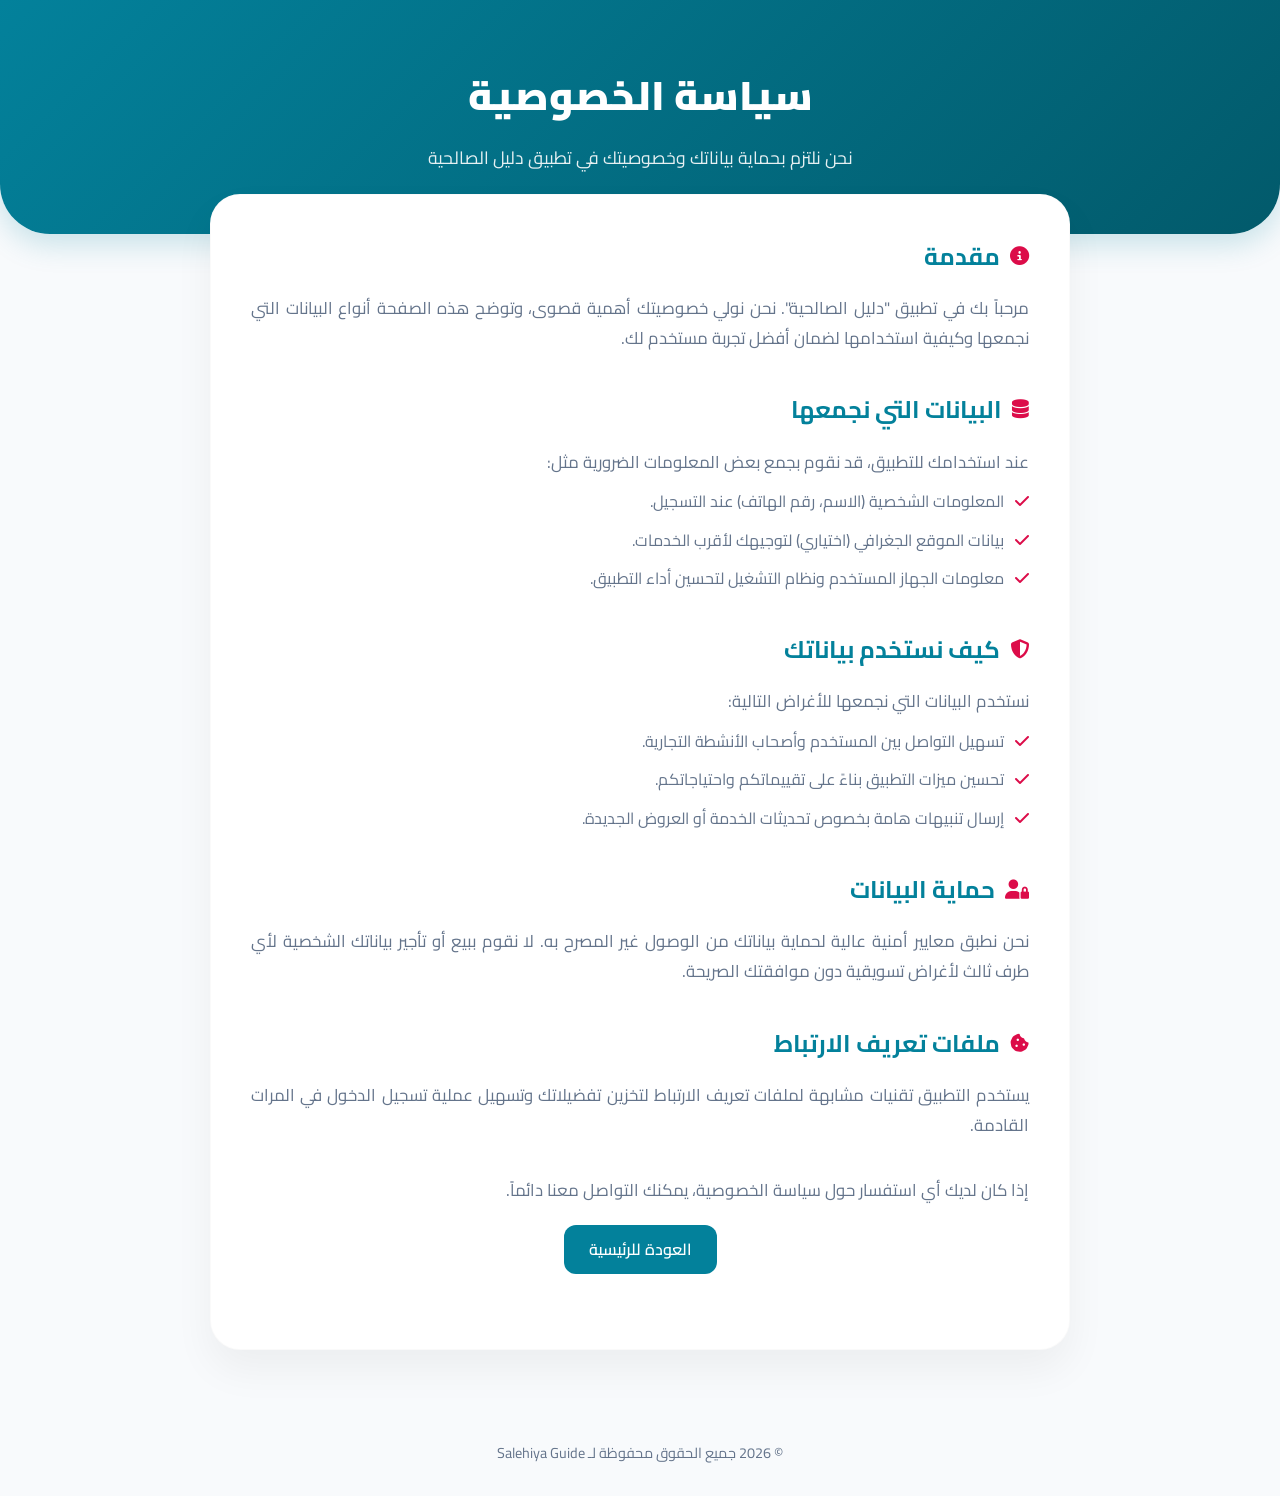
<file: privacy.html>
<!DOCTYPE html>
<html lang="ar" dir="rtl">
<head>
    <meta charset="UTF-8">
    <meta name="viewport" content="width=device-width, initial-scale=1.0">
    <title>سياسة الخصوصية | Salehiya Guide</title>
    <link href="https://fonts.googleapis.com/css2?family=Cairo:wght@400;600;700;900&display=swap" rel="stylesheet">
    <link rel="stylesheet" href="https://cdnjs.cloudflare.com/ajax/libs/font-awesome/6.4.0/css/all.min.css">
    <style>
        :root {
            --primary: #03819B;
            --primary-dark: #025a6b;
            --accent: #DC0C49;
            --secondary: #0f172a;
            --text-main: #1e293b;
            --text-light: #64748b;
            --white: #ffffff;
            --bg-light: #f8fafc;
        }

        * {
            margin: 0;
            padding: 0;
            box-sizing: border-box;
            font-family: 'Cairo', sans-serif;
        }

        body {
            background-color: var(--bg-light);
            color: var(--text-main);
            line-height: 1.8;
        }

        /* Header Styling */
        header {
            background: linear-gradient(135deg, var(--primary), var(--primary-dark));
            color: white;
            padding: 60px 20px;
            text-align: center;
            border-bottom-left-radius: 50px;
            border-bottom-right-radius: 50px;
            box-shadow: 0 10px 30px rgba(3, 129, 155, 0.2);
        }

        header h1 {
            font-size: 2.5rem;
            font-weight: 900;
            margin-bottom: 10px;
        }

        header p {
            font-size: 1.1rem;
            opacity: 0.9;
        }

        /* Content Container */
        .container {
            max-width: 900px;
            margin: -40px auto 60px;
            padding: 0 20px;
        }

        .policy-card {
            background: var(--white);
            padding: 40px;
            border-radius: 30px;
            box-shadow: 0 20px 40px rgba(0,0,0,0.05);
            border: 1px solid rgba(0,0,0,0.02);
        }

        .section {
            margin-bottom: 35px;
        }

        .section h2 {
            color: var(--primary);
            font-size: 1.5rem;
            font-weight: 700;
            margin-bottom: 15px;
            display: flex;
            align-items: center;
            gap: 10px;
        }

        .section h2 i {
            color: var(--accent);
            font-size: 1.2rem;
        }

        .section p {
            color: var(--text-light);
            font-size: 1.05rem;
            text-align: justify;
        }

        .section ul {
            list-style: none;
            margin-top: 10px;
        }

        .section ul li {
            position: relative;
            padding-right: 25px;
            margin-bottom: 10px;
            color: var(--text-light);
        }

        .section ul li::before {
            content: "\f00c";
            font-family: "Font Awesome 6 Free";
            font-weight: 900;
            position: absolute;
            right: 0;
            color: var(--accent);
        }

        /* Footer */
        footer {
            text-align: center;
            padding: 30px;
            color: var(--text-light);
            font-size: 0.9rem;
        }

        .back-home {
            display: inline-block;
            margin-top: 20px;
            padding: 10px 25px;
            background-color: var(--primary);
            color: white;
            text-decoration: none;
            border-radius: 12px;
            font-weight: 600;
            transition: 0.3s;
        }

        .back-home:hover {
            background-color: var(--accent);
            transform: translateY(-3px);
        }

        @media (max-width: 600px) {
            header h1 { font-size: 1.8rem; }
            .policy-card { padding: 25px; }
        }
    </style>
</head>
<body>

    <header>
        <h1>سياسة الخصوصية</h1>
        <p>نحن نلتزم بحماية بياناتك وخصوصيتك في تطبيق دليل الصالحية</p>
    </header>

    <div class="container">
        <div class="policy-card">
            
            <div class="section">
                <h2><i class="fas fa-info-circle"></i> مقدمة</h2>
                <p>مرحباً بك في تطبيق "دليل الصالحية". نحن نولي خصوصيتك أهمية قصوى، وتوضح هذه الصفحة أنواع البيانات التي نجمعها وكيفية استخدامها لضمان أفضل تجربة مستخدم لك.</p>
            </div>

            <div class="section">
                <h2><i class="fas fa-database"></i> البيانات التي نجمعها</h2>
                <p>عند استخدامك للتطبيق، قد نقوم بجمع بعض المعلومات الضرورية مثل:</p>
                <ul>
                    <li>المعلومات الشخصية (الاسم، رقم الهاتف) عند التسجيل.</li>
                    <li>بيانات الموقع الجغرافي (اختياري) لتوجيهك لأقرب الخدمات.</li>
                    <li>معلومات الجهاز المستخدم ونظام التشغيل لتحسين أداء التطبيق.</li>
                </ul>
            </div>

            <div class="section">
                <h2><i class="fas fa-shield-alt"></i> كيف نستخدم بياناتك</h2>
                <p>نستخدم البيانات التي نجمعها للأغراض التالية:</p>
                <ul>
                    <li>تسهيل التواصل بين المستخدم وأصحاب الأنشطة التجارية.</li>
                    <li>تحسين ميزات التطبيق بناءً على تقييماتكم واحتياجاتكم.</li>
                    <li>إرسال تنبيهات هامة بخصوص تحديثات الخدمة أو العروض الجديدة.</li>
                </ul>
            </div>

            <div class="section">
                <h2><i class="fas fa-user-lock"></i> حماية البيانات</h2>
                <p>نحن نطبق معايير أمنية عالية لحماية بياناتك من الوصول غير المصرح به. لا نقوم ببيع أو تأجير بياناتك الشخصية لأي طرف ثالث لأغراض تسويقية دون موافقتك الصريحة.</p>
            </div>

            <div class="section">
                <h2><i class="fas fa-cookie-bite"></i> ملفات تعريف الارتباط</h2>
                <p>يستخدم التطبيق تقنيات مشابهة لملفات تعريف الارتباط لتخزين تفضيلاتك وتسهيل عملية تسجيل الدخول في المرات القادمة.</p>
            </div>

            <div class="section" style="text-align: center;">
                <p>إذا كان لديك أي استفسار حول سياسة الخصوصية، يمكنك التواصل معنا دائماً.</p>
                <a href="index.html" class="back-home">العودة للرئيسية</a>
            </div>

        </div>
    </div>

    <footer>
        &copy; 2026 جميع الحقوق محفوظة لـ Salehiya Guide
    </footer>

</body>
</html>
</file>
